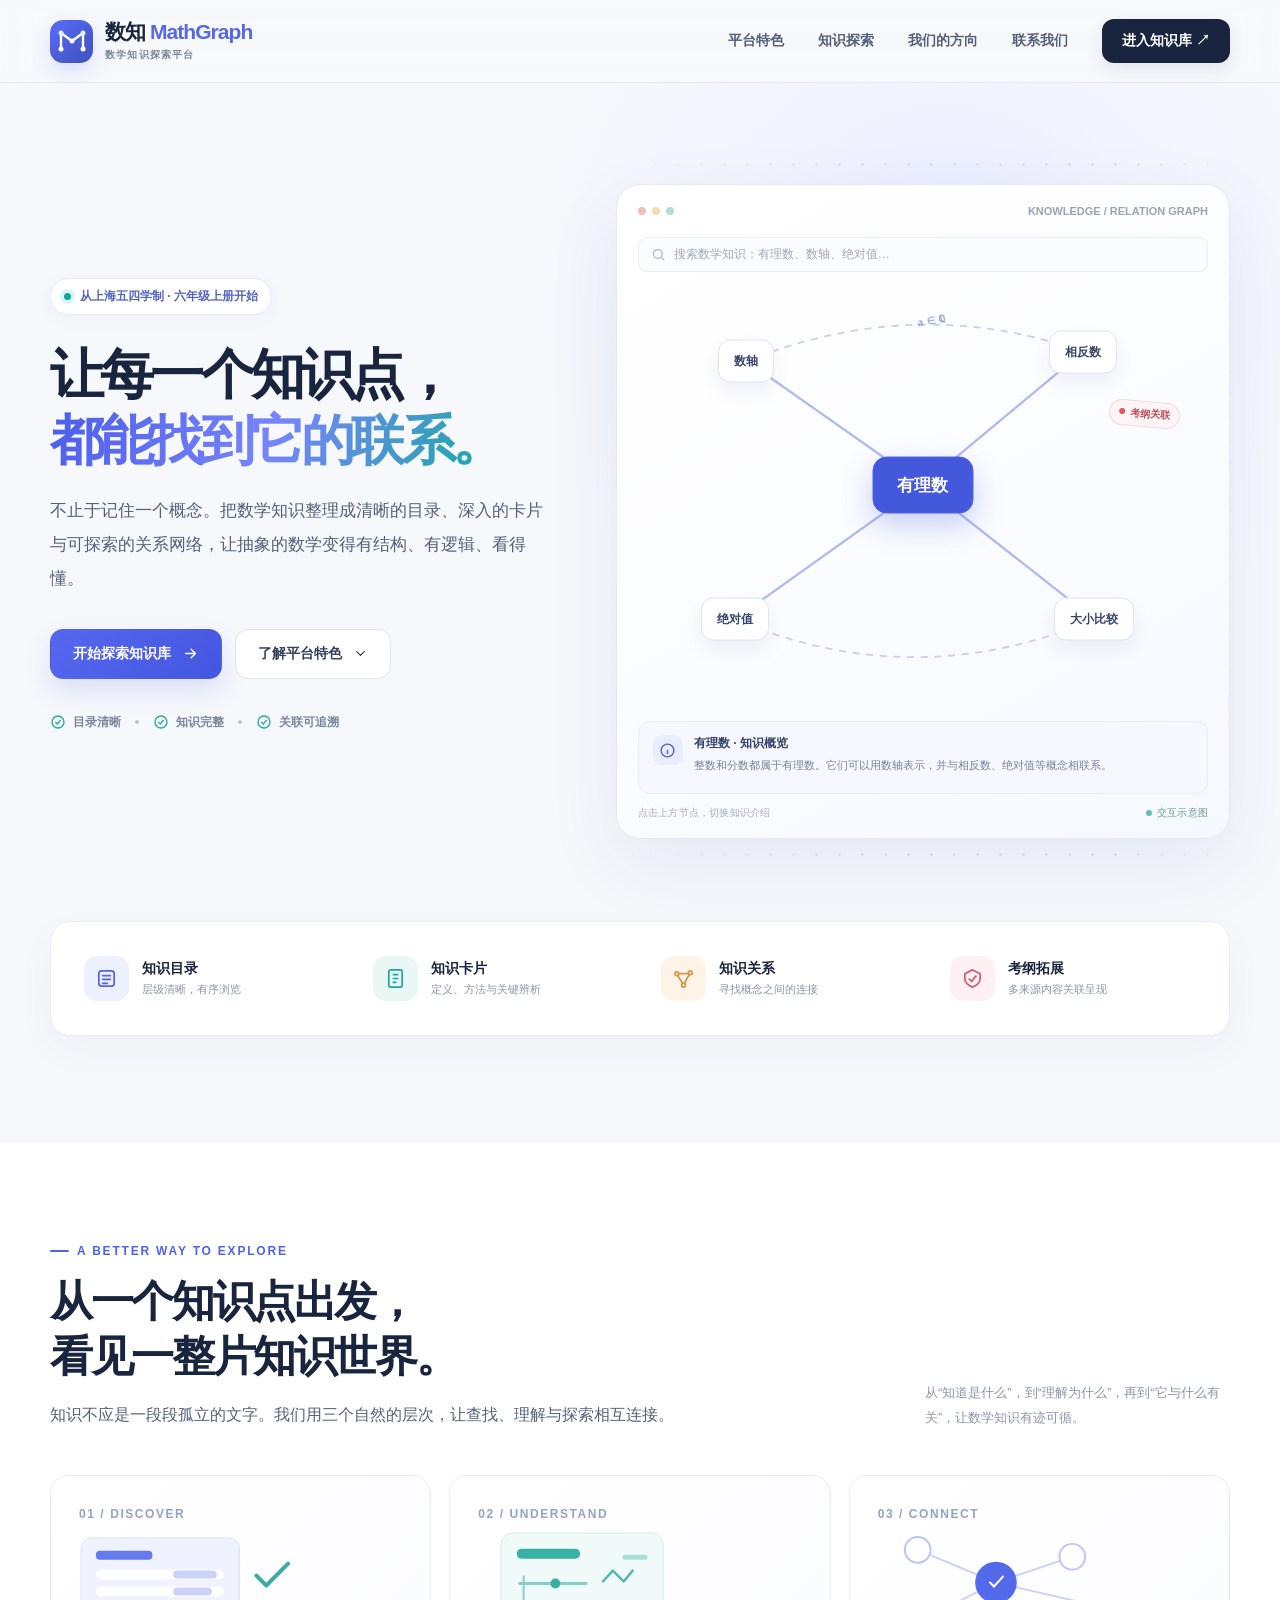
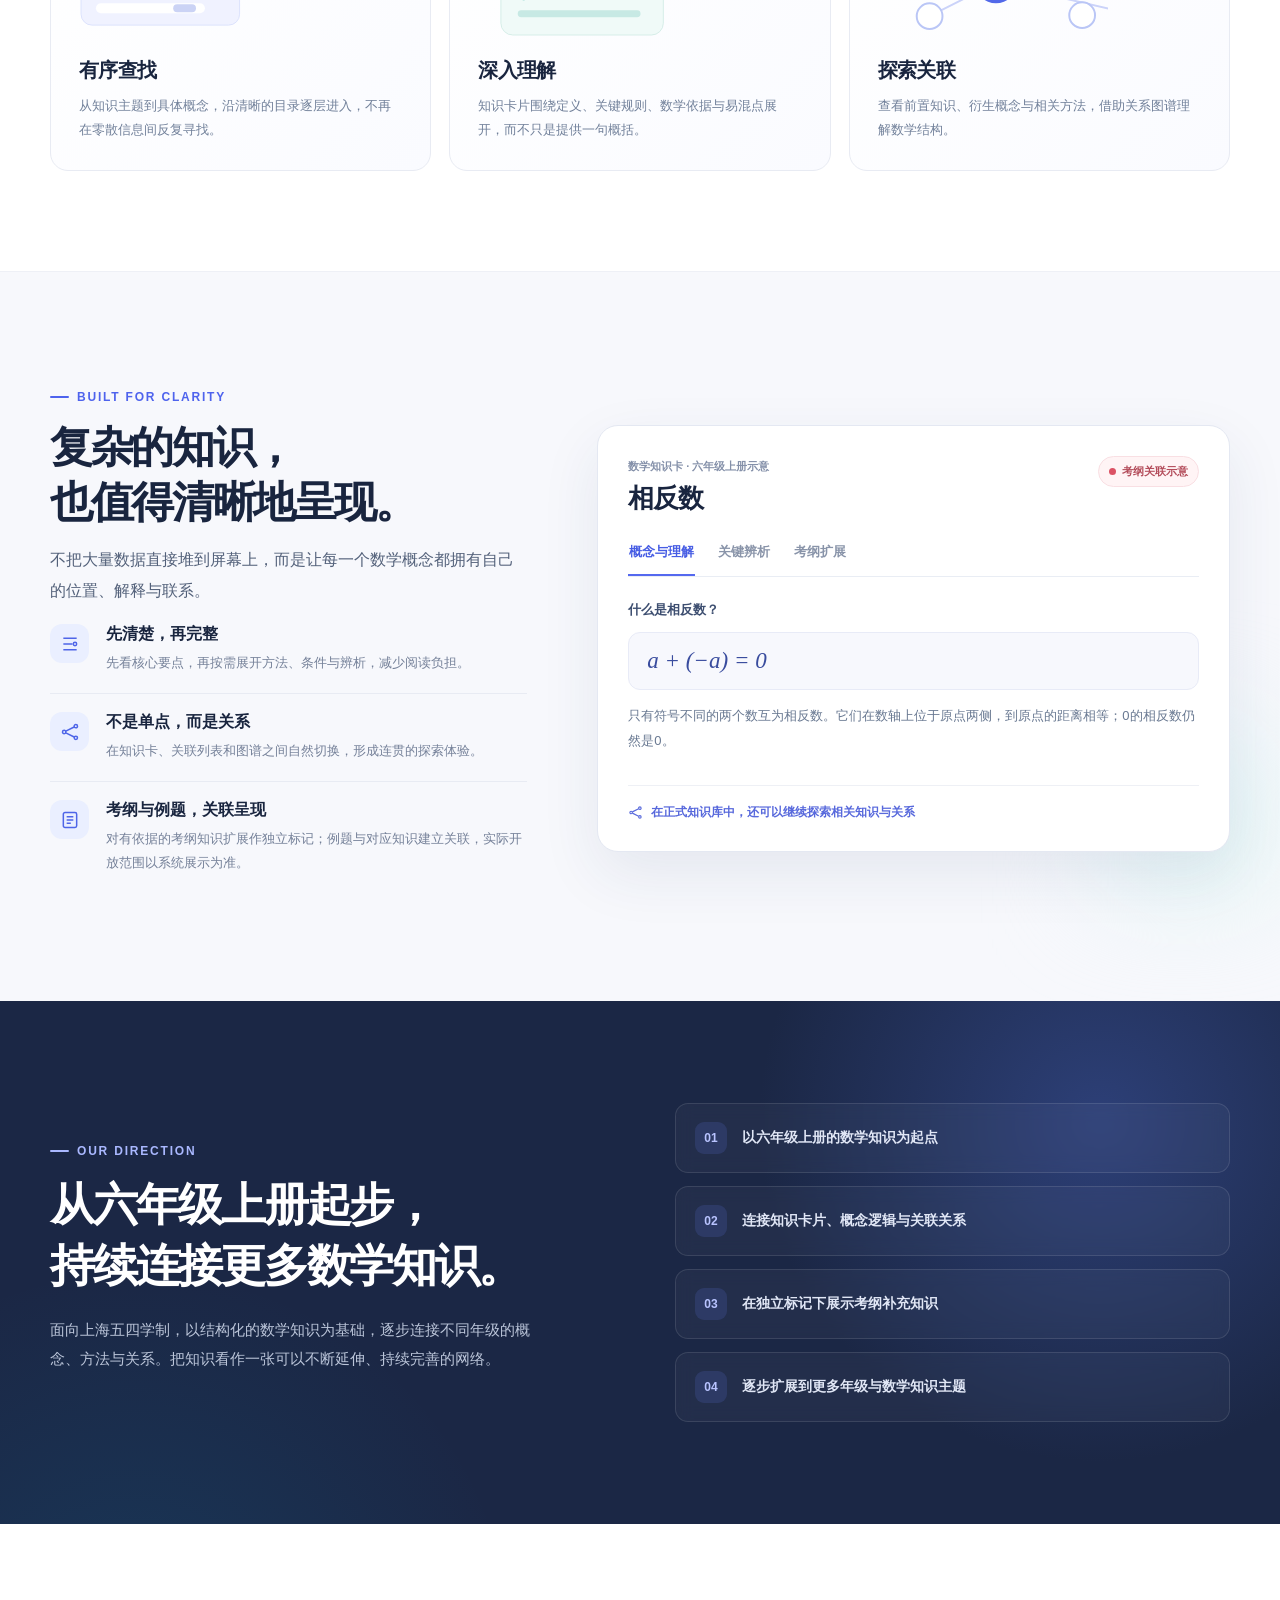
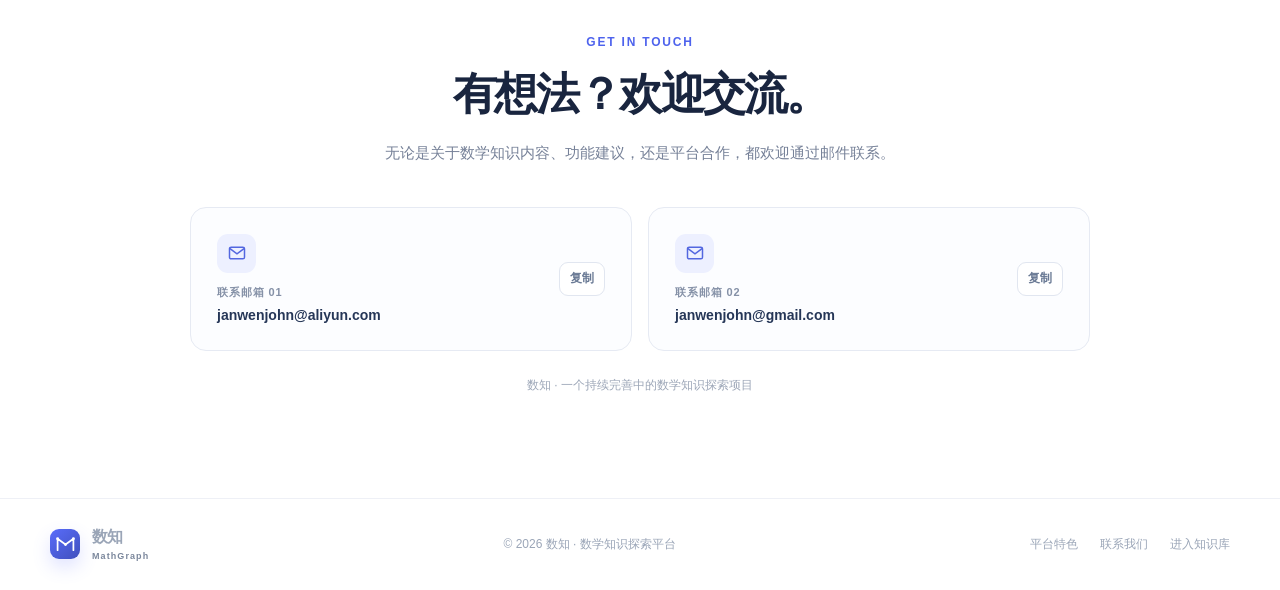
<file: apps/knowledge_review/portal/web/landing.html>
<!doctype html>
<html lang="zh-CN">
<head>
  <meta charset="utf-8">
  <meta name="viewport" content="width=device-width, initial-scale=1">
  <meta name="theme-color" content="#f7f8fc">
  <meta name="description" content="上海五四学制数学知识探索平台。从知识目录、知识卡片到关系图谱，以清晰的结构理解数学知识之间的联系。">
  <meta property="og:type" content="website">
  <meta property="og:site_name" content="数学知识探索平台">
  <meta property="og:title" content="数知 · 数学知识探索平台 | 上海初中数学知识图谱">
  <meta property="og:description" content="上海初中数学知识图谱：从知识目录、知识卡片到关系图谱，以清晰的结构理解数学知识之间的联系。">
  <meta property="og:url" content="https://www.heartlifes.com/">
  <meta property="og:locale" content="zh_CN">
  <link rel="canonical" href="https://www.heartlifes.com/">
  <link rel="icon" href="data:,">
  <title>数知 · 数学知识探索平台</title>
  <script>
  /* Legacy bookmarks pointed at /#view=... (app view hashes contain '=').
     Redirect those to /app, but keep plain anchors (#features, #contact...) on this page. */
  if (location.hash && location.hash.slice(1).includes('=')) location.replace('/app' + location.hash);
  </script>
  <style>
    :root {
      --ink:#19253f; --ink-soft:#53617a; --ink-muted:#7b879c;
      --blue:#4e63ed; --blue-dark:#344ad9; --teal:#17a59f; --red:#d64f61;
      --surface:#fff; --page:#f7f8fc; --line:#e8ebf3; --soft-blue:#edf0ff;
      --shadow:0 22px 60px rgba(39,56,103,.085);
      --max:1180px;
    }
    *, *::before,*::after {box-sizing:border-box}
    html {scroll-behavior:smooth; scroll-padding-top:100px}
    body {margin:0;font-family:Inter,"SF Pro Display","PingFang SC","Microsoft YaHei",-apple-system,BlinkMacSystemFont,sans-serif; background:var(--page); color:var(--ink); -webkit-font-smoothing:antialiased}
    a {color:inherit;text-decoration:none}
    button {font:inherit}
    a,button { -webkit-tap-highlight-color:transparent }
    :focus-visible {outline:3px solid #4e63ed;outline-offset:4px}
    ::selection {background:#dce3ff;color:#1e2b63}
    .container {width:min(calc(100% - 56px),var(--max));margin:0 auto}
    .sr-only {position:absolute;width:1px;height:1px;overflow:hidden;clip:rect(0,0,0,0);white-space:nowrap}
    .eyebrow {display:inline-flex;align-items:center;gap:8px;color:var(--blue);font-size:12px;letter-spacing:.15em;font-weight:800;text-transform:uppercase}
    .eyebrow:before {content:"";width:19px;height:2px;border-radius:8px;background:currentColor}
    .section-head {max-width:700px}
    .section-head h2 {font-size:clamp(30px,3.35vw,45px);letter-spacing:-.055em;line-height:1.28;margin:16px 0 16px;font-weight:800}
    .section-head p {color:var(--ink-soft);font-size:16px;line-height:1.9;margin:0}
    .site-header {position:sticky;top:0;z-index:50;background:rgba(247,248,252,.87);border-bottom:1px solid rgba(224,230,241,.74);backdrop-filter:blur(18px);-webkit-backdrop-filter:blur(18px)}
    .nav {height:82px;display:flex;align-items:center;justify-content:space-between;gap:22px}
    .brand {display:flex;align-items:center;gap:12px;flex-shrink:0}
    .brand-mark {width:43px;height:43px;border-radius:13px;display:grid;place-items:center;color:#fff;background:linear-gradient(138deg,#596cfa,#4050bd);box-shadow:0 8px 18px #596cff30}
    .brand-text {font-size:21px;font-weight:820;letter-spacing:-.045em;line-height:1.1}
    .brand-caption {font-size:10px;font-weight:600;color:var(--ink-muted);letter-spacing:.12em;margin-top:5px}
    .nav-links {display:flex;align-items:center;gap:34px;color:#536079;font-size:14px;font-weight:650}
    .nav-links a:not(.nav-cta) {transition:color .2s}
    .nav-links a:hover {color:var(--blue)}
    .nav-cta {color:#fff;background:var(--ink);padding:13px 20px;border-radius:12px;transition:transform .2s,background .2s;box-shadow:0 7px 16px #26365b18}
    .nav-cta:hover {background:var(--blue-dark);transform:translateY(-1px)}
    .menu-toggle {display:none;width:42px;height:42px;align-items:center;justify-content:center;border:1px solid var(--line);border-radius:11px;background:white;color:var(--ink);cursor:pointer}
    .hero {position:relative;overflow:hidden;padding:101px 0 82px}
    .hero:before {content:"";position:absolute;right:-90px;top:-220px;width:850px;height:850px;border-radius:50%;background:radial-gradient(circle,#e5e9ff 0%,#eff1ff88 37%,transparent 69%);pointer-events:none}
    .hero-grid {display:grid;grid-template-columns:minmax(0,.93fr) minmax(0,1.07fr);gap:32px;align-items:center;position:relative}
    .hero-copy {position:relative;z-index:2;padding-bottom:15px}
    .hero-note {display:inline-flex;align-items:center;gap:9px;padding:9px 13px;background:#fff;border:1px solid #e6eafb;border-radius:999px;color:#5264bf;box-shadow:0 5px 18px rgba(65,76,133,.04);font-size:12px;font-weight:750}
    .hero-note .pulse {width:7px;height:7px;background:var(--teal);border-radius:50%;box-shadow:0 0 0 4px #d8f7f2}
    .hero h1 {font-size:clamp(41px,4.2vw,58px);letter-spacing:-.07em;line-height:1.23;font-weight:850;margin:26px 0 21px;max-width:650px}
    .hero h1 .gradient {background:linear-gradient(110deg,#4c5deb 0%,#7784fa 49%,#18aba2 100%);background-clip:text;-webkit-background-clip:text;color:transparent;white-space:nowrap}
    .hero-lead {font-size:17px;line-height:2;color:var(--ink-soft);max-width:505px;margin:0}
    .hero-actions {display:flex;align-items:center;flex-wrap:wrap;gap:13px;margin-top:33px}
    .button {display:inline-flex;justify-content:center;align-items:center;gap:11px;border-radius:13px;padding:15px 22px;font-size:14px;font-weight:760;transition:transform .22s,box-shadow .22s,background .22s;min-height:50px;border:1px solid transparent;cursor:pointer}
    .button:hover {transform:translateY(-2px)}
    .button-primary {background:linear-gradient(130deg,#5668ef,#4455df);color:#fff;box-shadow:0 12px 24px #5466ec2c}
    .button-primary:hover {box-shadow:0 15px 28px #5466ec4c}
    .button-secondary {background:#fff;border-color:#e0e5ef;color:#33415b}
    .button-secondary:hover {border-color:#aab5ed;box-shadow:0 9px 20px #21326c0d}
    .hero-small {display:flex;align-items:center;gap:14px;flex-wrap:wrap;color:#7a869b;font-size:12px;margin-top:35px;font-weight:620}
    .hero-small span {display:inline-flex;gap:7px;align-items:center}
    .hero-small svg {color:#27a8a0}
    .hero-small .sep {width:4px;height:4px;background:#bbc3d4;border-radius:50%;padding:0}
    .visual-wrap {position:relative;min-width:0}
    .visual-sparks {position:absolute;inset:-31px -18px;pointer-events:none;background-image:radial-gradient(#b7c0ec 1.2px,transparent 1.2px);background-size:23px 23px;opacity:.42;mask-image:linear-gradient(90deg,transparent,black 40%,black 82%,transparent)}
    .visual-card {position:relative;border:1px solid #e4e9f5;border-radius:24px;background:linear-gradient(151deg,#fff 0%,#fbfcff 54%,#f6f8ff 100%);box-shadow:0 26px 75px #1f357c14;overflow:hidden;padding:20px 21px 18px;isolation:isolate}
    .visual-top {display:flex;align-items:center;justify-content:space-between;gap:10px;position:relative;z-index:2}
    .mac-dots {display:flex;gap:6px}.mac-dots i {width:8px;height:8px;background:#d8dcea;border-radius:50%}.mac-dots i:first-child{background:#f2bdb8}.mac-dots i:nth-child(2){background:#f4ddae}.mac-dots i:nth-child(3){background:#b2ded3}
    .visual-top span {font-size:11px;color:#9aa4b5;font-weight:680}
    .preview-search {height:35px;display:flex;align-items:center;gap:8px;margin-top:20px;border:1px solid #e9edf5;border-radius:9px;padding:0 12px;background:#fbfcff;color:#a0a8b6;font-size:12px}
    .visual-content {position:relative;aspect-ratio:1.28;margin-top:4px;min-height:336px}
    .visual-content svg.network {position:absolute;inset:0;width:100%;height:100%;overflow:visible;pointer-events:none}
    .network path {fill:none;stroke:#c8d1f1;stroke-width:1.6;stroke-dasharray:5 7;stroke-linecap:round}
    .network path.solid {stroke:#aebbef;stroke-dasharray:none;stroke-width:2}
    .network .dot {fill:#fff;stroke:#99aaf0;stroke-width:2}
    .graph-node {position:absolute;transform:translate(-50%,-50%);border:1px solid #dce4f6;background:#fff;border-radius:12px;padding:12px 15px;color:#37466a;box-shadow:0 10px 19px rgba(30,56,115,.06);font-size:12px;font-weight:800;cursor:pointer;white-space:nowrap;z-index:2;transition:border-color .2s,background .2s,box-shadow .2s,transform .2s}
    .graph-node:hover {transform:translate(-50%,-53%);box-shadow:0 12px 24px #344ab326}
    .graph-node[aria-pressed="true"] {border-color:#6374e9;background:#edf0ff;color:#3449ca;box-shadow:0 0 0 3px #5b6cf51b,0 10px 25px #344ab322}
    .graph-node.center {padding:16px 24px;border-radius:14px;font-size:17px;background:#5063ea;border-color:#5063ea;color:#fff;box-shadow:0 12px 30px #4f64e84b}
    .graph-node.center[aria-pressed="true"] {background:#4458dc;color:#fff}
    .graph-node.n-center{left:50%;top:47%}.graph-node.n-axis{left:19%;top:19%}.graph-node.n-opposite{left:78%;top:17%}.graph-node.n-abs{left:17%;top:77%}.graph-node.n-order{left:80%;top:77%}
    .tiny-syllabus {position:absolute;top:28%;right:5%;color:#bb4c5a;background:#fff5f6;border:1px solid #f4d9de;border-radius:30px;padding:5px 9px;font-size:10px;font-weight:800;transform:rotate(5deg)}
    .tiny-syllabus .red-point{width:6px;height:6px;border-radius:50%;background:#e35265;display:inline-block;margin-right:5px;vertical-align:1px}
    .node-bubble {position:absolute;top:8%;left:49%;font:700 12px Georgia,serif;color:#98a5d2;transform:rotate(-10deg)}
    .visual-detail {position:relative;display:flex;align-items:flex-start;gap:11px;background:#f7f8ff;border:1px solid #e8ecfa;border-radius:12px;padding:13px 14px;min-height:73px}
    .detail-icon {width:30px;height:30px;border-radius:9px;background:#e8edff;color:#4d63dd;display:grid;place-items:center;flex-shrink:0}
    .visual-detail strong {font-size:12px;display:block;margin-bottom:4px;color:#344269}
    .visual-detail p {margin:0;color:#76819a;font-size:11px;line-height:1.65}
    .visual-bottom {display:flex;align-items:center;justify-content:space-between;color:#a4adc2;margin-top:12px;font-size:10px;letter-spacing:.02em}
    .visual-bottom .status {display:inline-flex;align-items:center;gap:5px;color:#669d99}.visual-bottom .status i{width:6px;height:6px;border-radius:50%;background:#61bdb6}
    .pillars {margin-top:0;padding:0 0 105px}
    .pillars-strip {display:grid;grid-template-columns:repeat(4,1fr);gap:14px;padding:19px;border:1px solid #e7ebf3;border-radius:20px;background:#fff;box-shadow:0 14px 40px rgba(32,46,86,.035)}
    .pillar {display:flex;align-items:center;gap:13px;padding:15px 14px;border-radius:13px;min-width:0}
    .pillar-symbol {width:45px;height:45px;border-radius:13px;display:grid;place-items:center;flex-shrink:0}
    .pillar:nth-child(1) .pillar-symbol{background:#edf0ff;color:#5264e2}.pillar:nth-child(2) .pillar-symbol{background:#eaf8f5;color:#1aa79e}.pillar:nth-child(3) .pillar-symbol{background:#fff4e7;color:#d49548}.pillar:nth-child(4) .pillar-symbol{background:#fff1f3;color:#d15c70}
    .pillar strong{display:block;font-size:14px;font-weight:800}.pillar small{display:block;color:#8a94a6;margin-top:4px;font-size:11px;white-space:nowrap}
    .story {padding:96px 0 100px;background:#fff;border-top:1px solid #f1f2f6;border-bottom:1px solid #eef0f6}
    .story-header {display:flex;justify-content:space-between;align-items:flex-end;gap:30px;margin-bottom:44px}
    .story-sub {max-width:305px;color:#8b96a9;font-size:13px;line-height:1.9}
    .journey {display:grid;grid-template-columns:repeat(3,minmax(0,1fr));gap:18px;position:relative}
    .journey-card {position:relative;min-height:294px;border:1px solid var(--line);border-radius:18px;padding:28px;background:linear-gradient(135deg,#fff,#fafbff);overflow:hidden;transition:transform .25s,box-shadow .25s}
    .journey-card:hover {transform:translateY(-5px);box-shadow:var(--shadow)}
    .journey-number {font-weight:800;font-size:12px;letter-spacing:.13em;color:#94a2c5}
    .journey-art {height:110px;display:flex;align-items:center;margin:7px 0 18px}
    .journey-art svg {width:100%;max-width:230px;height:105px}
    .journey-card h3 {margin:0 0 10px;font-size:20px;letter-spacing:-.035em}
    .journey-card p {font-size:13px;line-height:1.85;color:#71809a;margin:0}
    .cap {display:inline-flex;font-size:11px;font-weight:750;color:#5c6fe4;background:#edf0ff;border-radius:7px;padding:4px 8px;margin-bottom:10px}
    .feature-section {padding:112px 0 108px;overflow:hidden}
    .features-layout {display:grid;grid-template-columns:.86fr 1.14fr;gap:70px;align-items:center}
    .feature-point {display:flex;gap:17px;padding:18px 0;border-bottom:1px solid var(--line)}
    .feature-point:first-of-type{margin-top:28px}.feature-point:last-child{border-bottom:none}
    .feature-point .smallicon {height:39px;width:39px;flex-shrink:0;border-radius:12px;background:#eaefff;color:#4e65e8;display:grid;place-items:center}
    .feature-point h3 {margin:0 0 6px;font-size:16px}
    .feature-point p {margin:0;color:#758199;font-size:13px;line-height:1.85}
    .detail-card-shell {border:1px solid #e4e8f2;background:#fff;border-radius:21px;box-shadow:var(--shadow);padding:30px;position:relative}
    .detail-card-shell:after {content:"";position:absolute;width:160px;height:160px;background:linear-gradient(130deg,#eef1ff,#d7f6ed);filter:blur(55px);right:-33px;bottom:-36px;z-index:-1}
    .sample-head {display:flex;justify-content:space-between;gap:12px;align-items:flex-start}
    .sample-kicker {color:#8490a9;font-size:11px;font-weight:750}
    .sample-head h3{margin:7px 0 0;font-size:26px;letter-spacing:-.04em}
    .source-chip{display:inline-flex;align-items:center;gap:6px;color:#b44d5b;background:#fff4f5;border:1px solid #f9dfe3;border-radius:50px;padding:7px 10px;font-size:11px;font-weight:800;white-space:nowrap}
    .source-chip i {width:7px;height:7px;background:#db5264;border-radius:50%}
    .card-tabs {display:flex;border-bottom:1px solid #e9edf4;margin-top:27px;gap:22px;overflow:auto;scrollbar-width:none}
    .card-tabs::-webkit-scrollbar {display:none}
    .card-tab {font-size:13px;padding:0 1px 13px;background:transparent;border:0;border-bottom:2px solid transparent;color:#8994a9;cursor:pointer;white-space:nowrap;font-weight:730}
    .card-tab[aria-selected="true"] {color:#475de4;border-bottom-color:#5569ef}
    .tab-pane {min-height:208px;padding:24px 0 0}
    .tab-pane[hidden]{display:none}
    .tab-heading {font-size:13px;font-weight:780;color:#3d4e70;margin:0 0 13px}
    .formula {padding:15px 18px;border:1px solid #e8ebf7;background:#f7f8fd;border-radius:12px;font-family:Georgia,"Times New Roman",serif;font-size:23px;font-style:italic;color:#394c9e;white-space:nowrap}
    .tab-pane p {color:#687891;font-size:13px;line-height:1.95;margin:13px 0 0}
    .notice {display:flex;gap:9px;align-items:flex-start;margin-top:14px;padding:12px;border:1px solid #f1e3e6;background:#fff8f8;border-radius:10px;color:#875766;font-size:12px;line-height:1.7}
    .notice .circle {width:7px;height:7px;background:#d95765;border-radius:50%;flex-shrink:0;margin-top:5px}
    .card-link {display:flex;align-items:center;gap:8px;color:#5869dc;font-size:12px;font-weight:750;border-top:1px solid #eef0f5;padding-top:18px}
    .vision {padding:102px 0;background:#1b2745;color:#fff;position:relative;overflow:hidden}
    .vision:before {content:"";position:absolute;right:-180px;top:-240px;width:720px;height:720px;border-radius:50%;background:radial-gradient(circle,#364c91aa 0,transparent 67%)}
    .vision:after {content:"";position:absolute;left:-240px;bottom:-500px;width:750px;height:750px;border-radius:50%;background:radial-gradient(circle,#164c7170 0,transparent 72%)}
    .vision-content {position:relative;display:grid;grid-template-columns:1fr 1fr;align-items:center;gap:70px;z-index:1}
    .vision .eyebrow {color:#aab8ff}.vision h2 {font-size:clamp(30px,3.5vw,45px);line-height:1.36;letter-spacing:-.05em;margin:16px 0 19px}
    .vision p {color:#bbc5d9;line-height:1.95;font-size:15px;max-width:480px}
    .vision-list {display:grid;gap:13px}
    .vision-list-item {border:1px solid #ffffff1c;background:#ffffff09;padding:18px 19px;border-radius:13px;display:flex;align-items:center;gap:15px;backdrop-filter:blur(8px)}
    .vision-list-item .step {display:grid;place-items:center;width:32px;height:32px;flex-shrink:0;border-radius:9px;background:#6578ed2a;color:#b9c4ff;font-size:12px;font-weight:900}
    .vision-list-item span {color:#e1e7f6;font-size:14px;font-weight:660}
    .contact {padding:108px 0 102px;background:#fff}
    .contact-head {text-align:center;max-width:625px;margin:0 auto 39px}
    .contact-head .eyebrow:before{display:none}
    .contact-head h2{font-size:clamp(31px,3.4vw,45px);letter-spacing:-.055em;margin:17px 0 16px;line-height:1.28}
    .contact-head p {margin:0;font-size:15px;line-height:1.9;color:#768198}
    .contact-grid{display:grid;grid-template-columns:1fr 1fr;gap:16px;max-width:900px;margin:auto}
    .email-card {padding:26px;border-radius:16px;border:1px solid #e6eaf3;background:#fcfdff;display:flex;justify-content:space-between;gap:13px;align-items:center;transition:border-color .25s,box-shadow .25s}
    .email-card:hover {border-color:#cbd4ef;box-shadow:0 14px 24px #3547770c}
    .mail-icon {height:39px;width:39px;border-radius:11px;display:grid;place-items:center;background:#edf0ff;color:#5367e0;margin-bottom:12px}
    .email-card h3 {font-size:11px;letter-spacing:.08em;font-weight:800;color:#8591a7;margin:0 0 6px}
    .email-link{font-size:14px;font-weight:770;overflow-wrap:anywhere;color:#253657}
    .email-link:hover{color:var(--blue)}
    .copy-btn {height:34px;padding:0 10px;border:1px solid #e1e6f0;background:white;border-radius:9px;color:#697994;cursor:pointer;font-size:12px;font-weight:730;flex-shrink:0}
    .copy-btn:hover{background:#f0f3ff;color:#4e61dc}
    .contact-note{text-align:center;color:#9da7b8;margin:24px auto 0;font-size:12px;line-height:1.8}
    .footer {background:#fff;border-top:1px solid #eef0f6;padding:29px 0}
    .footer-inner{display:flex;justify-content:space-between;align-items:center;gap:20px;color:#9aa5b7;font-size:12px}
    .footer .brand-mark{width:30px;height:30px;border-radius:9px}.footer .brand-mark svg{width:23px;height:23px}
    .footer .brand-text{font-size:16px}.footer .brand-caption{font-size:9px}
    .footer-links{display:flex;gap:22px}.footer-links a:hover{color:var(--blue)}
    .toast {position:fixed;left:50%;bottom:24px;transform:translate(-50%,16px);background:#233154;color:#fff;padding:12px 19px;border-radius:12px;font-size:13px;box-shadow:0 18px 30px #1b294a40;opacity:0;pointer-events:none;z-index:100;transition:opacity .2s,transform .2s}
    .toast.show{opacity:1;transform:translate(-50%,0)}
    @media(max-width:1080px){.hero-grid{grid-template-columns:.95fr 1.05fr;gap:18px}.hero h1{font-size:56px}.pillars-strip{gap:4px;padding:10px}.pillar{padding:13px 8px;gap:8px}.pillar small{font-size:10px}.features-layout{gap:30px}}
    @media(max-width:860px){.nav-links{gap:18px}.hero{padding:78px 0 65px}.hero-grid{grid-template-columns:1fr;gap:49px}.hero-copy{max-width:660px}.hero h1{max-width:650px}.visual-wrap{width:min(100%,650px);margin:auto}.visual-content{min-height:350px;aspect-ratio:1.45}.pillars-strip{grid-template-columns:repeat(2,1fr)}.pillar{padding:16px}.features-layout{grid-template-columns:1fr;gap:28px}.detail-card-shell{width:min(100%,620px);margin:auto}.vision-content{gap:33px}}
    @media(max-width:640px){.container{width:min(calc(100% - 34px),var(--max))}.nav{height:69px}.brand-mark{width:39px;height:39px}.brand-text{font-size:19px}.brand-caption{font-size:9px}.menu-toggle{display:flex}.nav-links{display:none;position:absolute;top:69px;left:0;right:0;padding:12px 17px 18px;background:#fff;border-bottom:1px solid var(--line);box-shadow:0 15px 25px #15284b12;flex-direction:column;align-items:stretch;gap:1px}.nav-links.open{display:flex}.nav-links a{padding:13px 10px;border-radius:8px}.nav-links .nav-cta{text-align:center;margin-top:6px}.hero{padding:57px 0 55px}.hero h1{font-size:clamp(42px,10.7vw,62px);letter-spacing:-.07em;margin:23px 0 16px}.hero-lead{font-size:15px;line-height:1.95}.hero-actions{margin-top:25px}.button{padding:14px 17px}.hero-small{margin-top:25px;gap:9px}.visual-card{padding:16px 13px}.visual-content{min-height:270px;aspect-ratio:1.24}.graph-node{padding:9px 10px;font-size:10px;border-radius:9px}.graph-node.center{padding:13px 17px;font-size:14px}.pillars{padding-bottom:75px}.pillars-strip{gap:3px;padding:8px}.pillar{gap:10px;padding:13px 8px}.pillar-symbol{height:36px;width:36px;border-radius:10px}.pillar-symbol svg{width:19px;height:19px}.pillar strong{font-size:12px}.pillar small{font-size:10px;white-space:normal}.story,.feature-section{padding:75px 0}.story-header{display:block;margin-bottom:25px}.story-sub{margin-top:18px}.journey{grid-template-columns:1fr;gap:12px}.journey-card{min-height:auto;padding:24px}.journey-art{height:100px;margin:4px 0 12px}.journey-art svg{height:100px}.journey-card h3{font-size:19px}.section-head h2{font-size:32px}.section-head p{font-size:14px}.detail-card-shell{padding:23px}.card-tabs{gap:16px}.card-tab{font-size:12px}.vision{padding:77px 0}.vision-content{grid-template-columns:1fr}.vision p{font-size:14px}.vision-list{gap:10px}.contact{padding:76px 0}.contact-grid{grid-template-columns:1fr}.contact-head h2{font-size:31px}.email-card{padding:21px}.footer-inner{flex-wrap:wrap;justify-content:center;text-align:center}.footer-links{justify-content:center}}
    @media(max-width:360px){.hero h1 .gradient{white-space:normal}.graph-node{padding:8px 7px;font-size:9px}.graph-node.center{font-size:13px}.hero-actions .button{font-size:12px}.email-link{font-size:12px}}
    @media(prefers-reduced-motion:reduce){html{scroll-behavior:auto}*,*::before,*::after{transition-duration:.01ms!important;animation-duration:.01ms!important}}
  </style>
</head>
<body>
  <header class="site-header" id="top">
    <div class="container nav">
      <a class="brand" href="#top" aria-label="数知 首页">
        <span class="brand-mark" aria-hidden="true"><svg width="32" height="32" viewBox="0 0 32 32" fill="none"><path d="M5 24V8l11 8 11-8v16" stroke="white" stroke-width="2.4" stroke-linecap="round" stroke-linejoin="round"/><circle cx="5" cy="8" r="2.5" fill="#d5f4ff"/><circle cx="16" cy="16" r="2.5" fill="white"/><circle cx="27" cy="8" r="2.5" fill="#d5f4ff"/><circle cx="5" cy="24" r="2.5" fill="white"/><circle cx="27" cy="24" r="2.5" fill="white"/></svg></span>
        <span><span class="brand-text">数知 <span style="color:#5667e8">MathGraph</span></span><span class="brand-caption" style="display:block">数学知识探索平台</span></span>
      </a>
      <button class="menu-toggle" id="menuToggle" aria-expanded="false" aria-controls="primaryNav" aria-label="打开导航菜单"><svg width="21" height="21" viewBox="0 0 24 24" fill="none" stroke="currentColor" stroke-width="2" stroke-linecap="round"><path d="M4 7h16M4 12h16M4 17h16"/></svg></button>
      <nav class="nav-links" id="primaryNav" aria-label="主导航">
        <a href="#features">平台特色</a><a href="#explore">知识探索</a><a href="#approach">我们的方向</a><a href="#contact">联系我们</a>
        <a href="/app" data-app-link class="nav-cta">进入知识库 ↗</a>
      </nav>
    </div>
  </header>

  <main>
    <section class="hero" aria-labelledby="heroTitle">
      <div class="container hero-grid">
        <div class="hero-copy">
          <div class="hero-note"><span class="pulse" aria-hidden="true"></span> 从上海五四学制 · 六年级上册开始</div>
          <h1 id="heroTitle">让每一个知识点，<br><span class="gradient">都能找到它的联系。</span></h1>
          <p class="hero-lead">不止于记住一个概念。把数学知识整理成清晰的目录、深入的卡片与可探索的关系网络，让抽象的数学变得有结构、有逻辑、看得懂。</p>
          <div class="hero-actions">
            <a class="button button-primary" href="/app" data-app-link>开始探索知识库 <svg width="17" height="17" viewBox="0 0 24 24" fill="none" stroke="currentColor" stroke-width="2" stroke-linecap="round" stroke-linejoin="round" aria-hidden="true"><path d="M5 12h14m-6-6 6 6-6 6"/></svg></a>
            <a class="button button-secondary" href="#features">了解平台特色 <svg width="15" height="15" viewBox="0 0 24 24" fill="none" stroke="currentColor" stroke-width="2" stroke-linecap="round" aria-hidden="true"><path d="m6 9 6 6 6-6"/></svg></a>
          </div>
          <div class="hero-small"><span><svg width="16" height="16" viewBox="0 0 24 24" fill="none" stroke="currentColor" stroke-width="2"><circle cx="12" cy="12" r="9"/><path d="m8 12 3 3 5-6"/></svg> 目录清晰</span><i class="sep"></i><span><svg width="16" height="16" viewBox="0 0 24 24" fill="none" stroke="currentColor" stroke-width="2"><circle cx="12" cy="12" r="9"/><path d="m8 12 3 3 5-6"/></svg> 知识完整</span><i class="sep"></i><span><svg width="16" height="16" viewBox="0 0 24 24" fill="none" stroke="currentColor" stroke-width="2"><circle cx="12" cy="12" r="9"/><path d="m8 12 3 3 5-6"/></svg> 关联可追溯</span></div>
        </div>
        <div class="visual-wrap" aria-label="数学知识关系示意图">
          <div class="visual-sparks" aria-hidden="true"></div>
          <div class="visual-card">
            <div class="visual-top"><div class="mac-dots" aria-hidden="true"><i></i><i></i><i></i></div><span>KNOWLEDGE / RELATION GRAPH</span></div>
            <div class="preview-search" aria-hidden="true"><svg width="15" height="15" viewBox="0 0 24 24" fill="none" stroke="#adb5c7" stroke-width="2"><circle cx="11" cy="11" r="7"/><path d="m16 16 5 5"/></svg> 搜索数学知识：有理数、数轴、绝对值…</div>
            <div class="visual-content">
              <svg class="network" viewBox="0 0 500 388" preserveAspectRatio="none" aria-hidden="true"><path class="solid" d="M250 182L95 74M250 182L390 66M250 182L85 299M250 182L400 299"/><path d="M95 74 Q245 15 390 66"/><path d="M85 299 Q242 365 400 299"/><circle class="dot" cx="250" cy="182" r="6"/><circle class="dot" cx="95" cy="74" r="4"/><circle class="dot" cx="390" cy="66" r="4"/><circle class="dot" cx="85" cy="299" r="4"/><circle class="dot" cx="400" cy="299" r="4"/></svg>
              <span class="node-bubble" aria-hidden="true">a ∈ ℚ</span>
              <button class="graph-node n-axis" type="button" data-node="axis" aria-pressed="false">数轴</button>
              <button class="graph-node n-opposite" type="button" data-node="opposite" aria-pressed="false">相反数</button>
              <button class="graph-node n-center center" type="button" data-node="rational" aria-pressed="true">有理数</button>
              <button class="graph-node n-abs" type="button" data-node="absolute" aria-pressed="false">绝对值</button>
              <button class="graph-node n-order" type="button" data-node="compare" aria-pressed="false">大小比较</button>
              <span class="tiny-syllabus"><i class="red-point"></i>考纲关联</span>
            </div>
            <div class="visual-detail" aria-live="polite"><span class="detail-icon" aria-hidden="true"><svg width="17" height="17" viewBox="0 0 24 24" fill="none" stroke="currentColor" stroke-width="2"><circle cx="12" cy="12" r="9"/><path d="M12 11v6M12 7h.01"/></svg></span><div><strong id="nodeTitle">有理数 · 知识概览</strong><p id="nodeDescription">整数和分数都属于有理数。它们可以用数轴表示，并与相反数、绝对值等概念相联系。</p></div></div>
            <div class="visual-bottom"><span>点击上方节点，切换知识介绍</span><span class="status"><i></i>交互示意图</span></div>
          </div>
        </div>
      </div>
    </section>

    <section class="pillars" aria-label="主要功能概览"><div class="container pillars-strip">
      <div class="pillar"><span class="pillar-symbol"><svg width="23" height="23" viewBox="0 0 24 24" fill="none" stroke="currentColor" stroke-width="1.8" stroke-linecap="round"><rect x="4" y="4" width="16" height="16" rx="3"/><path d="M8 9h8M8 13h8M8 17h5"/></svg></span><div><strong>知识目录</strong><small>层级清晰，有序浏览</small></div></div>
      <div class="pillar"><span class="pillar-symbol"><svg width="23" height="23" viewBox="0 0 24 24" fill="none" stroke="currentColor" stroke-width="1.8"><rect x="5" y="3" width="14" height="18" rx="2"/><path d="M9 8h6M9 12h6M9 16h4"/></svg></span><div><strong>知识卡片</strong><small>定义、方法与关键辨析</small></div></div>
      <div class="pillar"><span class="pillar-symbol"><svg width="23" height="23" viewBox="0 0 24 24" fill="none" stroke="currentColor" stroke-width="1.8"><circle cx="5" cy="7" r="2"/><circle cx="19" cy="6" r="2"/><circle cx="12" cy="19" r="2"/><path d="m7 7 10 0M6 9l5 8m7-9-5 9"/></svg></span><div><strong>知识关系</strong><small>寻找概念之间的连接</small></div></div>
      <div class="pillar"><span class="pillar-symbol"><svg width="23" height="23" viewBox="0 0 24 24" fill="none" stroke="currentColor" stroke-width="1.8"><path d="M12 3 4 7v5c0 5 3 7 8 9 5-2 8-4 8-9V7z"/><path d="m8 12 3 3 5-6"/></svg></span><div><strong>考纲拓展</strong><small>多来源内容关联呈现</small></div></div>
    </div></section>

    <section class="story" id="explore" aria-labelledby="storyTitle">
      <div class="container">
        <div class="story-header"><div class="section-head"><span class="eyebrow">A BETTER WAY TO EXPLORE</span><h2 id="storyTitle">从一个知识点出发，<br>看见一整片知识世界。</h2><p>知识不应是一段段孤立的文字。我们用三个自然的层次，让查找、理解与探索相互连接。</p></div><div class="story-sub">从“知道是什么”，到“理解为什么”，再到“它与什么有关”，让数学知识有迹可循。</div></div>
        <div class="journey">
          <article class="journey-card"><span class="journey-number">01 / DISCOVER</span><div class="journey-art"><svg viewBox="0 0 230 106" fill="none" aria-hidden="true"><rect x="1" y="7" width="160" height="88" rx="11" fill="#f0f2ff" stroke="#dce2fc"/><rect x="16" y="20" width="57" height="9" rx="4" fill="#667af0"/><rect x="16" y="39" width="129" height="10" rx="5" fill="white"/><rect x="16" y="56" width="129" height="10" rx="5" fill="white"/><rect x="16" y="73" width="110" height="10" rx="5" fill="white"/><rect x="94" y="40" width="44" height="8" rx="4" fill="#cbd3f5"/><rect x="94" y="57" width="39" height="8" rx="4" fill="#cbd3f5"/><rect x="94" y="74" width="23" height="8" rx="4" fill="#cbd3f5"/><path d="m178 45 10 10 22-22" stroke="#3eaaa5" stroke-width="4" stroke-linecap="round" stroke-linejoin="round"/></svg></div><h3>有序查找</h3><p>从知识主题到具体概念，沿清晰的目录逐层进入，不再在零散信息间反复寻找。</p></article>
          <article class="journey-card"><span class="journey-number">02 / UNDERSTAND</span><div class="journey-art"><svg viewBox="0 0 230 106" fill="none" aria-hidden="true"><rect x="22" y="2" width="164" height="103" rx="12" fill="#f0faf8" stroke="#d6ede8"/><rect x="38" y="18" width="64" height="10" rx="5" fill="#38b0a5"/><path d="M41 53h67" stroke="#85cfc6" stroke-width="3" stroke-linecap="round"/><path d="M45 45v25" stroke="#85cfc6" stroke-width="2"/><circle cx="77" cy="53" r="5" fill="#38afa5"/><path d="m125 51 10-11 11 11 9-11" stroke="#4db8b0" stroke-width="2.4" stroke-linecap="round" stroke-linejoin="round"/><rect x="39" y="80" width="124" height="7" rx="3.5" fill="#c7e9e4"/><rect x="145" y="24" width="25" height="5" rx="2" fill="#a8ded7"/></svg></div><h3>深入理解</h3><p>知识卡片围绕定义、关键规则、数学依据与易混点展开，而不只是提供一句概括。</p></article>
          <article class="journey-card"><span class="journey-number">03 / CONNECT</span><div class="journey-art"><svg viewBox="0 0 230 106" fill="none" aria-hidden="true"><path d="M118 52 39 19M118 52l77-26M118 52 51 86M118 52l142 33" stroke="#cbd3f9" stroke-width="2"/><circle cx="118" cy="52" r="21" fill="#5269e9"/><circle cx="39" cy="19" r="13" fill="#fff" stroke="#bac6f6" stroke-width="2"/><circle cx="195" cy="26" r="13" fill="#fff" stroke="#bac6f6" stroke-width="2"/><circle cx="51" cy="86" r="13" fill="#fff" stroke="#bac6f6" stroke-width="2"/><circle cx="205" cy="85" r="13" fill="#fff" stroke="#bac6f6" stroke-width="2"/><path d="m112 52 4 4 9-10" stroke="white" stroke-width="2" stroke-linecap="round"/></svg></div><h3>探索关联</h3><p>查看前置知识、衍生概念与相关方法，借助关系图谱理解数学结构。</p></article>
        </div>
      </div>
    </section>

    <section class="feature-section" id="features" aria-labelledby="featuresTitle"><div class="container features-layout">
      <div><div class="section-head"><span class="eyebrow">BUILT FOR CLARITY</span><h2 id="featuresTitle">复杂的知识，<br>也值得清晰地呈现。</h2><p>不把大量数据直接堆到屏幕上，而是让每一个数学概念都拥有自己的位置、解释与联系。</p></div>
        <div class="feature-point"><span class="smallicon"><svg width="20" height="20" viewBox="0 0 24 24" fill="none" stroke="currentColor" stroke-width="1.8"><path d="M4 5h16M4 12h11M4 19h16"/><circle cx="18" cy="12" r="2"/></svg></span><div><h3>先清楚，再完整</h3><p>先看核心要点，再按需展开方法、条件与辨析，减少阅读负担。</p></div></div>
        <div class="feature-point"><span class="smallicon"><svg width="20" height="20" viewBox="0 0 24 24" fill="none" stroke="currentColor" stroke-width="1.8"><circle cx="5" cy="12" r="2"/><circle cx="19" cy="5" r="2"/><circle cx="19" cy="19" r="2"/><path d="m7 11 10-5M7 13l10 5"/></svg></span><div><h3>不是单点，而是关系</h3><p>在知识卡、关联列表和图谱之间自然切换，形成连贯的探索体验。</p></div></div>
        <div class="feature-point"><span class="smallicon"><svg width="20" height="20" viewBox="0 0 24 24" fill="none" stroke="currentColor" stroke-width="1.8"><rect x="4" y="3" width="16" height="18" rx="2"/><path d="M8 8h8M8 12h8M8 16h5"/></svg></span><div><h3>考纲与例题，关联呈现</h3><p>对有依据的考纲知识扩展作独立标记；例题与对应知识建立关联，实际开放范围以系统展示为准。</p></div></div>
      </div>
      <div class="detail-card-shell" aria-label="知识卡片交互示意">
        <div class="sample-head"><div><span class="sample-kicker">数学知识卡 · 六年级上册示意</span><h3>相反数</h3></div><span class="source-chip"><i></i>考纲关联示意</span></div>
        <div class="card-tabs" role="tablist" aria-label="知识卡内容预览">
          <button class="card-tab" type="button" id="tab-basics" role="tab" aria-controls="pane-basics" aria-selected="true" tabindex="0" data-tab="basics">概念与理解</button>
          <button class="card-tab" type="button" id="tab-tips" role="tab" aria-controls="pane-tips" aria-selected="false" tabindex="-1" data-tab="tips">关键辨析</button>
          <button class="card-tab" type="button" id="tab-syllabus" role="tab" aria-controls="pane-syllabus" aria-selected="false" tabindex="-1" data-tab="syllabus">考纲扩展</button>
        </div>
        <div class="tab-pane" role="tabpanel" id="pane-basics" aria-labelledby="tab-basics"><div class="tab-heading">什么是相反数？</div><div class="formula">a + (−a) = 0</div><p>只有符号不同的两个数互为相反数。它们在数轴上位于原点两侧，到原点的距离相等；0的相反数仍然是0。</p></div>
        <div class="tab-pane" role="tabpanel" id="pane-tips" aria-labelledby="tab-tips" hidden><div class="tab-heading">不要把相反数和倒数混淆</div><div class="formula">−a &nbsp; ≠ &nbsp; 1/a</div><p>相反数改变的是加法意义下的符号；倒数则与乘积为1有关。对于非零的a，两者通常不同；0没有倒数。</p></div>
        <div class="tab-pane" role="tabpanel" id="pane-syllabus" aria-labelledby="tab-syllabus" hidden><div class="tab-heading">从有理数推广到实数范围</div><div class="formula">x + (−x) = 0</div><p>相反数的关系同样适用于实数。无论x是有理数还是无理数，−x都是它的相反数。</p><div class="notice"><span class="circle"></span><span>该区域用于示意考纲补充内容的独立呈现方式。实际页面按知识关联及开放状态展示，不代表当前学段全部必需掌握。</span></div></div>
        <div class="card-link"><svg width="15" height="15" viewBox="0 0 24 24" fill="none" stroke="currentColor" stroke-width="1.8"><circle cx="5" cy="12" r="2"/><circle cx="19" cy="5" r="2"/><circle cx="19" cy="19" r="2"/><path d="m7 11 10-5M7 13l10 5"/></svg> 在正式知识库中，还可以继续探索相关知识与关系</div>
      </div>
    </div></section>

    <section class="vision" id="approach" aria-labelledby="visionTitle"><div class="container vision-content">
      <div><span class="eyebrow">OUR DIRECTION</span><h2 id="visionTitle">从六年级上册起步，<br>持续连接更多数学知识。</h2><p>面向上海五四学制，以结构化的数学知识为基础，逐步连接不同年级的概念、方法与关系。把知识看作一张可以不断延伸、持续完善的网络。</p></div>
      <div class="vision-list"><div class="vision-list-item"><span class="step">01</span><span>以六年级上册的数学知识为起点</span></div><div class="vision-list-item"><span class="step">02</span><span>连接知识卡片、概念逻辑与关联关系</span></div><div class="vision-list-item"><span class="step">03</span><span>在独立标记下展示考纲补充知识</span></div><div class="vision-list-item"><span class="step">04</span><span>逐步扩展到更多年级与数学知识主题</span></div></div>
    </div></section>

    <section class="contact" id="contact" aria-labelledby="contactTitle"><div class="container"><div class="contact-head"><span class="eyebrow">GET IN TOUCH</span><h2 id="contactTitle">有想法？欢迎交流。</h2><p>无论是关于数学知识内容、功能建议，还是平台合作，都欢迎通过邮件联系。</p></div><div class="contact-grid">
      <div class="email-card"><div><span class="mail-icon" aria-hidden="true"><svg width="20" height="20" viewBox="0 0 24 24" fill="none" stroke="currentColor" stroke-width="1.8" stroke-linecap="round"><rect x="3" y="5" width="18" height="14" rx="2"/><path d="m4 7 8 6 8-6"/></svg></span><h3>联系邮箱 01</h3><a class="email-link" href="mailto:janwenjohn@aliyun.com">janwenjohn@aliyun.com</a></div><button class="copy-btn" type="button" data-copy="janwenjohn@aliyun.com" aria-label="复制 janwenjohn@aliyun.com">复制</button></div>
      <div class="email-card"><div><span class="mail-icon" aria-hidden="true"><svg width="20" height="20" viewBox="0 0 24 24" fill="none" stroke="currentColor" stroke-width="1.8" stroke-linecap="round"><rect x="3" y="5" width="18" height="14" rx="2"/><path d="m4 7 8 6 8-6"/></svg></span><h3>联系邮箱 02</h3><a class="email-link" href="mailto:janwenjohn@gmail.com">janwenjohn@gmail.com</a></div><button class="copy-btn" type="button" data-copy="janwenjohn@gmail.com" aria-label="复制 janwenjohn@gmail.com">复制</button></div>
    </div><p class="contact-note">数知 · 一个持续完善中的数学知识探索项目</p></div></section>
  </main>

  <footer class="footer"><div class="container footer-inner"><a class="brand" href="#top" aria-label="返回首页"><span class="brand-mark" aria-hidden="true"><svg width="25" height="25" viewBox="0 0 32 32" fill="none"><path d="M5 24V8l11 8 11-8v16" stroke="white" stroke-width="2.4" stroke-linecap="round" stroke-linejoin="round"/><circle cx="5" cy="8" r="2" fill="white"/><circle cx="16" cy="16" r="2" fill="white"/><circle cx="27" cy="8" r="2" fill="white"/></svg></span><span><span class="brand-text">数知</span><span class="brand-caption" style="display:block">MathGraph</span></span></a><span>© <span id="year">2026</span> 数知 · 数学知识探索平台</span><div class="footer-links"><a href="#features">平台特色</a><a href="#contact">联系我们</a><a href="/app" data-app-link>进入知识库</a></div></div></footer>
  <div class="toast" role="status" aria-live="polite" id="toast"></div>
  <script>
    // 知识库入口由服务端静态路由 /app 提供；此值必须与 server.py 的路由保持一致。
    const APP_URL = '/app';
    document.querySelectorAll('[data-app-link]').forEach(link => {link.setAttribute('href',APP_URL);});
    document.getElementById('year').textContent = String(new Date().getFullYear());

    const toggle = document.getElementById('menuToggle');
    const nav = document.getElementById('primaryNav');
    toggle.addEventListener('click', () => {
      const open = nav.classList.toggle('open');
      toggle.setAttribute('aria-expanded', String(open));
      toggle.setAttribute('aria-label', open ? '关闭导航菜单' : '打开导航菜单');
    });
    nav.querySelectorAll('a').forEach(a => a.addEventListener('click', () => {
      nav.classList.remove('open');toggle.setAttribute('aria-expanded','false');toggle.setAttribute('aria-label','打开导航菜单');
    }));
    document.addEventListener('keydown', (event) => {
      if(event.key === 'Escape' && nav.classList.contains('open')) {nav.classList.remove('open');toggle.setAttribute('aria-expanded','false');toggle.focus();}
    });

    const nodeInfo = {
      rational:['有理数 · 知识概览','整数和分数都属于有理数。它们可以用数轴表示，并与相反数、绝对值等概念相联系。'],
      axis:['数轴 · 数形表示','规定原点、正方向和单位长度的直线叫作数轴。数轴把数与位置对应起来。'],
      opposite:['相反数 · 对称关系','互为相反数的两个数在数轴上关于原点对称，它们的和为0。'],
      absolute:['绝对值 · 距离意义','一个数的绝对值可以理解为它对应的点到数轴原点的距离，因此绝对值非负。'],
      compare:['大小比较 · 顺序关系','在数轴上，右边的点表示的数总比左边的点表示的数大。']
    };
    const nodeTitle=document.getElementById('nodeTitle'), nodeDescription=document.getElementById('nodeDescription');
    document.querySelectorAll('[data-node]').forEach(btn=>btn.addEventListener('click',()=>{
      document.querySelectorAll('[data-node]').forEach(n=>n.setAttribute('aria-pressed',String(n===btn)));
      const info=nodeInfo[btn.dataset.node];nodeTitle.textContent=info[0];nodeDescription.textContent=info[1];
    }));

    const tabs=Array.from(document.querySelectorAll('[data-tab]'));
    function activateTab(tab,focus=false){
      tabs.forEach(item=>{const active=item===tab;item.setAttribute('aria-selected',String(active));item.tabIndex=active?0:-1;document.getElementById('pane-'+item.dataset.tab).hidden=!active;});
      if(focus)tab.focus();
    }
    tabs.forEach((tab,i)=>{tab.addEventListener('click',()=>activateTab(tab));tab.addEventListener('keydown',ev=>{
      if(!['ArrowRight','ArrowLeft','Home','End'].includes(ev.key))return;
      ev.preventDefault();let j=i;
      if(ev.key==='ArrowRight')j=(i+1)%tabs.length;if(ev.key==='ArrowLeft')j=(i+tabs.length-1)%tabs.length;if(ev.key==='Home')j=0;if(ev.key==='End')j=tabs.length-1;
      activateTab(tabs[j],true);
    });});

    const toast=document.getElementById('toast');let toastReset=0;
    function announce(message){toast.textContent=message;toast.classList.add('show');clearTimeout(toastReset);toastReset=setTimeout(()=>toast.classList.remove('show'),2100);}
    async function copyText(value){
      try {if(navigator.clipboard && window.isSecureContext){await navigator.clipboard.writeText(value);return true;}}
      catch(_err){}
      const item=document.createElement('textarea');item.value=value;item.setAttribute('readonly','');item.style.position='fixed';item.style.left='-9999px';document.body.appendChild(item);item.select();
      let success=false;try{success=document.execCommand('copy');}catch(_err){}item.remove();return success;
    }
    document.querySelectorAll('[data-copy]').forEach(btn=>btn.addEventListener('click',async()=>announce(await copyText(btn.dataset.copy)?'邮箱已复制':'复制不可用，请点击邮箱地址发送邮件')));
  </script>
</body>
</html>
</file>
